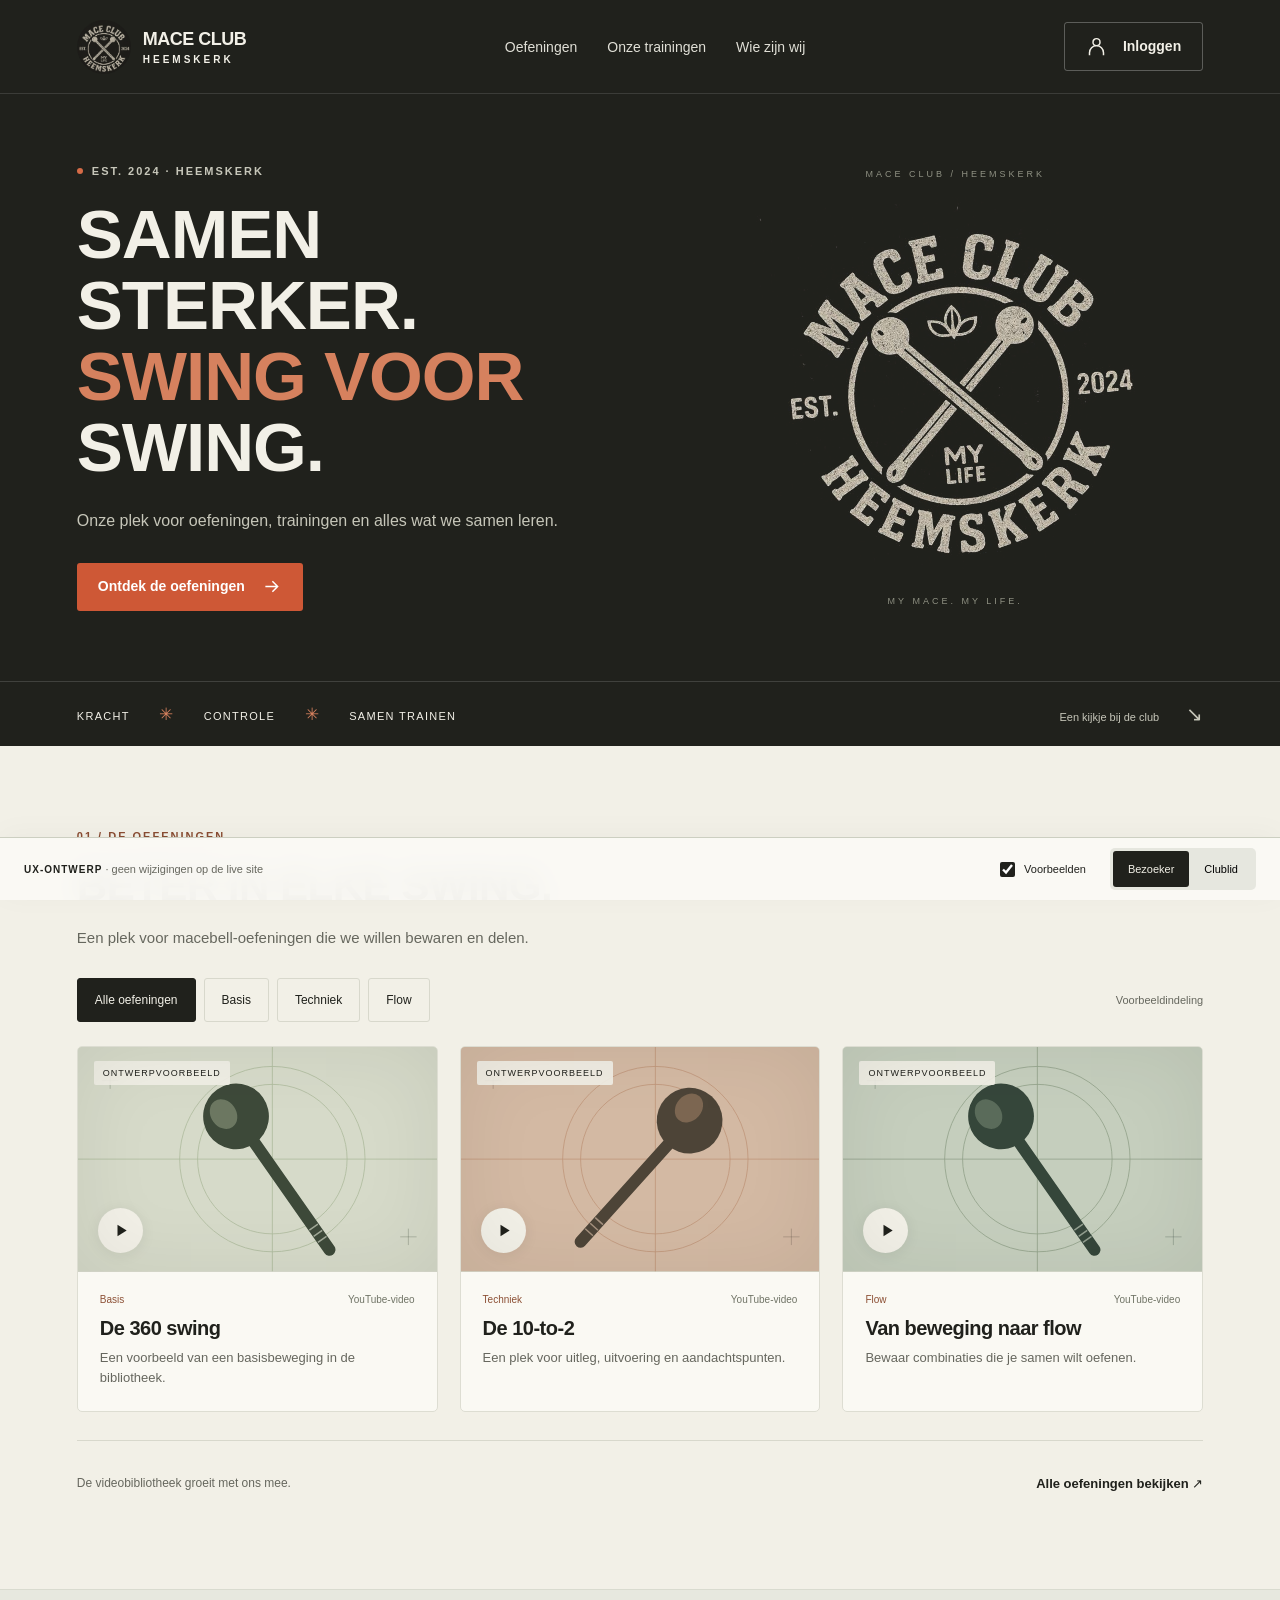
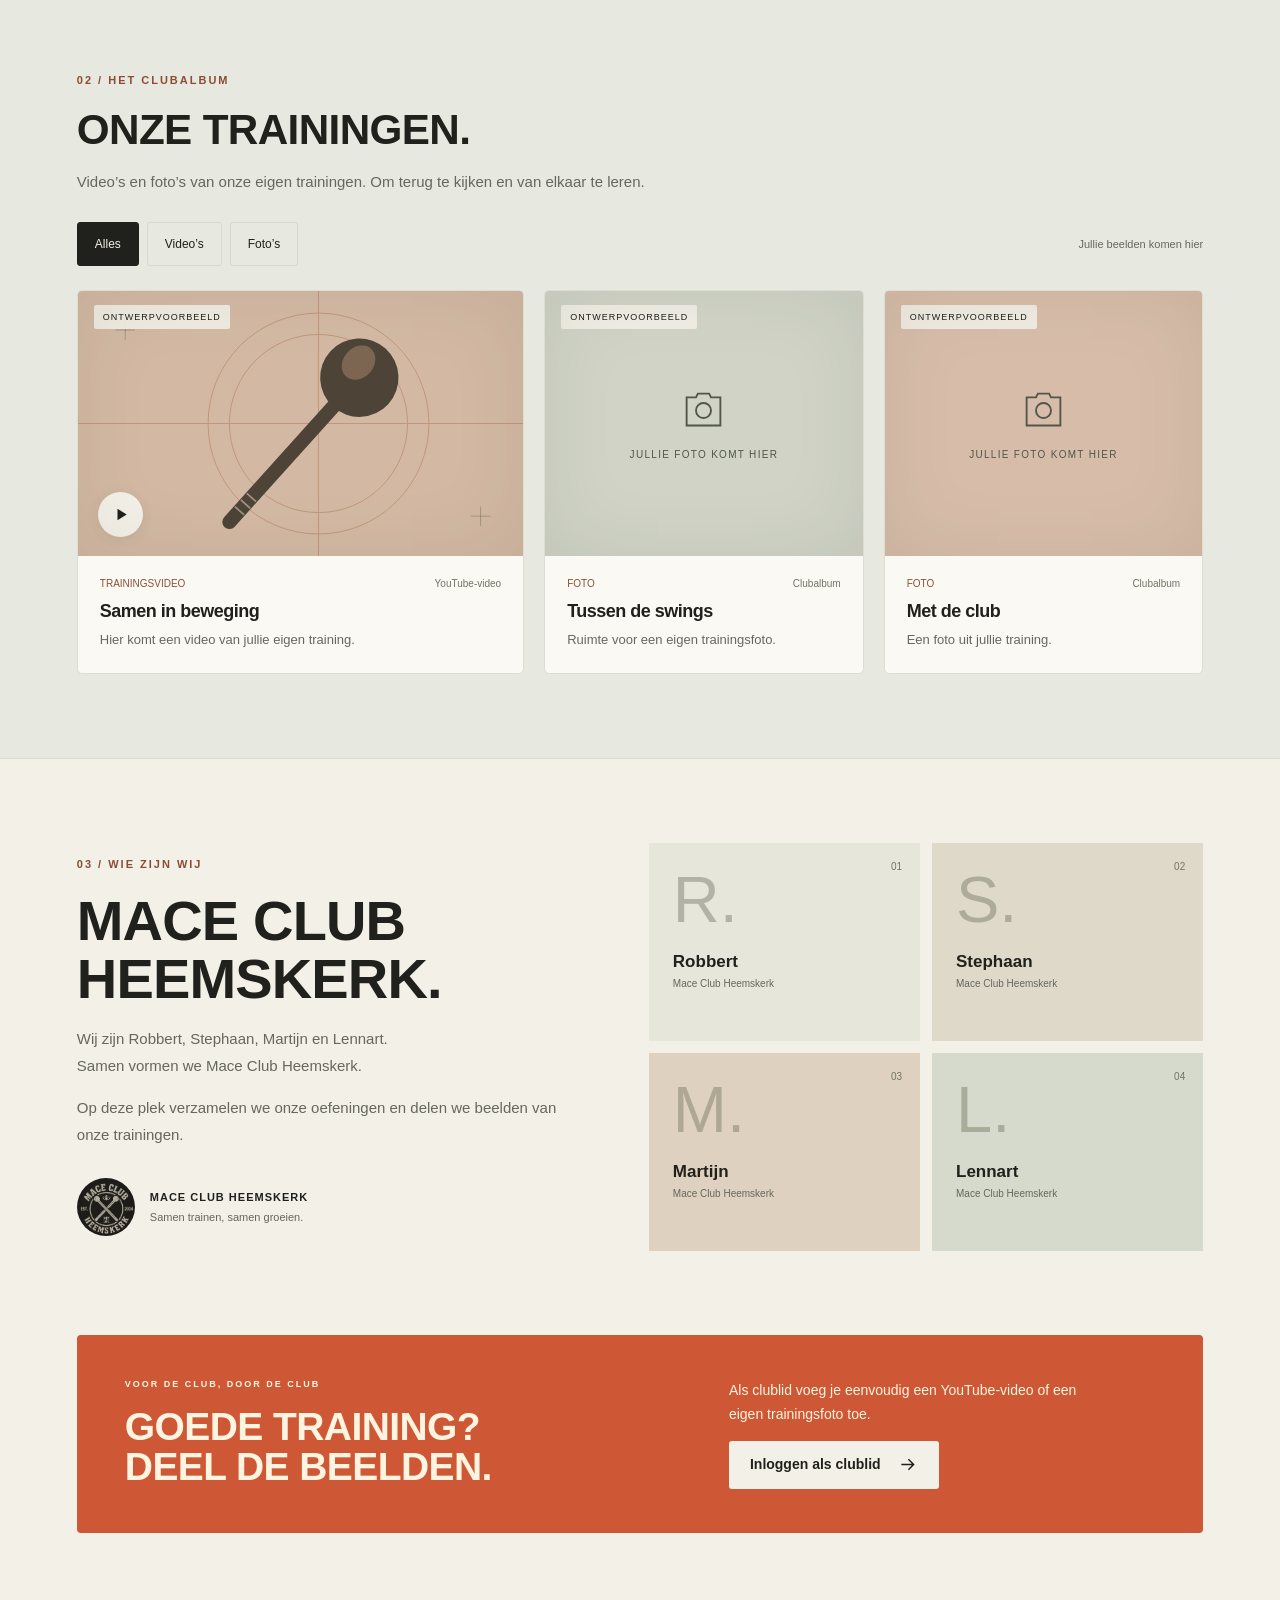
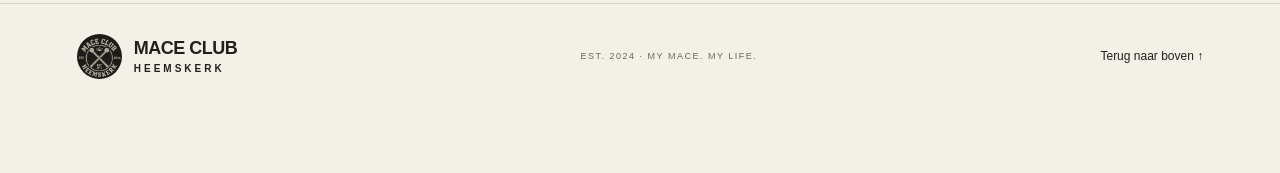
<file: design/index.html>
<!doctype html>
<html lang="nl">
<head>
<meta charset="utf-8"><meta name="viewport" content="width=device-width, initial-scale=1">
<title>Mace Club Heemskerk · Ontwerp</title>
<meta name="theme-color" content="#20211c">
<link rel="icon" type="image/svg+xml" href="assets/favicon.svg">
<link rel="stylesheet" href="style.css"><script src="app.js" defer></script>
</head>
<body>
<svg class="symbols" aria-hidden="true" xmlns="http://www.w3.org/2000/svg"><symbol id="arrow" viewBox="0 0 24 24"><path d="M5 12h14m-6-6 6 6-6 6"/></symbol><symbol id="plus" viewBox="0 0 24 24"><path d="M12 5v14M5 12h14"/></symbol><symbol id="play" viewBox="0 0 24 24"><path d="m9 5 11 7-11 7Z" fill="currentColor" stroke="none"/></symbol><symbol id="camera" viewBox="0 0 24 24"><path d="m8 5 1-2h6l1 2h5v15H3V5Z"/><circle cx="12" cy="12" r="4"/></symbol><symbol id="person" viewBox="0 0 24 24"><circle cx="12" cy="7" r="4"/><path d="M4 22v-3a8 8 0 0 1 16 0v3"/></symbol></svg>
<a class="skip" href="#oefeningen">Naar de inhoud</a>
<header class="header"><a class="brand" href="#"><img src="assets/club-logo.png" width="54" height="54" alt="Mace Club Heemskerk logo"><span>MACE CLUB<small>HEEMSKERK</small></span></a><nav aria-label="Hoofdnavigatie"><a href="#oefeningen">Oefeningen</a><a href="#trainingen">Onze trainingen</a><a href="#over-ons">Wie zijn wij</a></nav><button class="account button outline" id="account-button"><svg><use href="#person"/></svg><span>Inloggen</span></button></header>
<main>
<section class="hero" aria-labelledby="hero-title"><div class="hero-inner"><div class="hero-copy"><p class="eyebrow"><span class="dot"></span> EST. 2024 · HEEMSKERK</p><h1 id="hero-title">SAMEN STERKER.<br><span>SWING VOOR</span><br>SWING.</h1><p class="hero-intro">Onze plek voor oefeningen, trainingen en alles wat we samen leren.</p><a class="button orange" href="#oefeningen">Ontdek de oefeningen <svg><use href="#arrow"/></svg></a></div><div class="hero-art"><span class="orbit-label">MACE CLUB / HEEMSKERK</span><img src="assets/club-logo.png" alt="Mace Club Heemskerk, gekruiste macebells, opgericht in 2024"><span class="art-caption">MY MACE. MY LIFE.</span></div></div><div class="hero-bottom"><span>KRACHT <i>✳</i> CONTROLE <i>✳</i> SAMEN TRAINEN</span><a href="#trainingen">Een kijkje bij de club <span>↘</span></a></div></section>
<section class="section exercises" id="oefeningen" aria-labelledby="exercise-title"><div class="section-heading"><div><p class="eyebrow">01 / DE OEFENINGEN</p><h2 id="exercise-title">BETER IN ELKE SWING.</h2><p>Een plek voor macebell-oefeningen die we willen bewaren en delen.</p></div><button class="button dark member-only" hidden data-add="exercise"><svg><use href="#plus"/></svg> Oefening toevoegen</button></div><div class="filter-row"><div class="filters" role="group" aria-label="Oefeningen filteren"><button class="chip active" data-category="all" aria-pressed="true">Alle oefeningen</button><button class="chip" data-category="Basis" aria-pressed="false">Basis</button><button class="chip" data-category="Techniek" aria-pressed="false">Techniek</button><button class="chip" data-category="Flow" aria-pressed="false">Flow</button></div><span class="sample-note">Voorbeeldindeling</span></div><div class="exercise-grid" id="exercise-grid"></div><div class="empty" id="exercise-empty" hidden><h3>De eerste swing begint hier.</h3><p>Er zijn nog geen oefeningen in deze categorie.</p><button class="button dark member-only" hidden data-add="exercise">Voeg een oefening toe</button></div><div class="section-foot"><span>De videobibliotheek groeit met ons mee.</span><button class="text-button" id="more-exercises">Alle oefeningen bekijken <span>↗</span></button></div></section>
<section class="section training-section" id="trainingen" aria-labelledby="training-title"><div class="section-heading"><div><p class="eyebrow">02 / HET CLUBALBUM</p><h2 id="training-title">ONZE TRAININGEN.</h2><p>Video’s en foto’s van onze eigen trainingen. Om terug te kijken en van elkaar te leren.</p></div><button class="button orange member-only" hidden data-add="training"><svg><use href="#plus"/></svg> Video of foto toevoegen</button></div><div class="filter-row"><div class="filters" role="group" aria-label="Trainingsbeelden filteren"><button class="chip active" data-media="all" aria-pressed="true">Alles</button><button class="chip" data-media="video" aria-pressed="false">Video’s</button><button class="chip" data-media="photo" aria-pressed="false">Foto’s</button></div><span class="sample-note">Jullie beelden komen hier</span></div><div class="training-grid" id="training-grid"></div><div class="empty" id="training-empty" hidden><h3>Nog geen trainingsbeelden.</h3><p>Hier krijgen jullie eigen trainingsbeelden een plek.</p><button class="button orange member-only" hidden data-add="training">Voeg een video of foto toe</button></div></section>
<section class="section about" id="over-ons" aria-labelledby="about-title"><div class="about-copy"><p class="eyebrow">03 / WIE ZIJN WIJ</p><h2 id="about-title">MACE CLUB<br>HEEMSKERK.</h2><p>Wij zijn Robbert, Stephaan, Martijn en Lennart.<br>Samen vormen we Mace Club Heemskerk.</p><p>Op deze plek verzamelen we onze oefeningen en delen we beelden van onze trainingen.</p><div class="club-stamp"><img src="assets/club-logo.png" alt="" width="58" height="58"><span>MACE CLUB HEEMSKERK<small>Samen trainen, samen groeien.</small></span></div></div><div class="members"><article><span class="member-number">01</span><span class="monogram">R.</span><h3>Robbert</h3><p>Mace Club Heemskerk</p></article><article><span class="member-number">02</span><span class="monogram">S.</span><h3>Stephaan</h3><p>Mace Club Heemskerk</p></article><article><span class="member-number">03</span><span class="monogram">M.</span><h3>Martijn</h3><p>Mace Club Heemskerk</p></article><article><span class="member-number">04</span><span class="monogram">L.</span><h3>Lennart</h3><p>Mace Club Heemskerk</p></article></div></section>
<section class="club-cta"><div><p class="eyebrow">VOOR DE CLUB, DOOR DE CLUB</p><h2>GOEDE TRAINING?<br>DEEL DE BEELDEN.</h2></div><div><p>Als clublid voeg je eenvoudig een YouTube-video of een eigen trainingsfoto toe.</p><button class="button cream" id="cta-add">Inloggen als clublid <svg><use href="#arrow"/></svg></button></div></section>
</main>
<footer><a class="brand" href="#"><img src="assets/club-logo.png" width="45" height="45" alt=""><span>MACE CLUB<small>HEEMSKERK</small></span></a><span>EST. 2024 · MY MACE. MY LIFE.</span><a href="#">Terug naar boven ↑</a></footer>
<aside class="preview-bar" aria-label="Ontwerpinstellingen"><span><b>UX-ONTWERP</b><span class="preview-help"> · geen wijzigingen op de live site</span></span><div class="preview-controls"><label><input type="checkbox" id="show-examples" checked> Voorbeelden</label><div class="mode-toggle" role="group" aria-label="Voorbeeldweergave"><button class="selected" id="visitor-mode" aria-pressed="true">Bezoeker</button><button id="member-mode" aria-pressed="false">Clublid</button></div></div></aside>
<dialog id="login-dialog" aria-labelledby="login-title"><button class="close" data-close aria-label="Sluiten">×</button><p class="eyebrow">JOUW CLUBOMGEVING</p><h2 id="login-title">WELKOM TERUG.</h2><p>Log in om oefeningen en trainingsbeelden toe te voegen.</p><button class="google-button" id="demo-login"><b aria-hidden="true">G</b> Doorgaan met Google</button><p class="hint">Alleen clubleden met een toegestaan account kunnen content toevoegen. Je blijft ingelogd op dit apparaat.</p><div class="prototype-note">Ontwerpvoorbeeld: deze knop toont de ledenweergave. Er wordt geen Google-login uitgevoerd.</div></dialog>
<dialog id="account-dialog" aria-labelledby="account-title"><button class="close" data-close aria-label="Sluiten">×</button><p class="eyebrow">CLUBLID · VOORBEELD</p><h2 id="account-title">HEY, ROBBERT.</h2><p>Een oefening gevonden of een training vastgelegd?</p><button class="button dark full" data-add="exercise">Oefening toevoegen <span>＋</span></button><button class="button dark full" data-add="training">Video of foto toevoegen <span>＋</span></button><button class="text-button logout" id="logout">Uitloggen</button></dialog>
<dialog id="add-dialog" aria-labelledby="add-title"><button class="close" data-close aria-label="Sluiten">×</button><p class="eyebrow">DELEN MET DE CLUB</p><h2 id="add-title">OEFENING TOEVOEGEN.</h2><p id="add-description">Plak een YouTube-link. Geef de oefening een herkenbare naam.</p><form id="content-form"><input type="hidden" id="section-value" value="exercise"><div class="field" id="media-type-field" hidden><label for="media-type">Wat wil je delen?</label><select id="media-type"><option value="video">YouTube-video</option><option value="photo">Een eigen foto</option></select></div><div class="field" id="url-field"><label for="video-url">YouTube-link <span>verplicht</span></label><input id="video-url" type="url" placeholder="https://www.youtube.com/watch?v=…" required><p class="hint">Ook korte youtu.be-links en YouTube Shorts werken.</p></div><div class="field" id="photo-field" hidden><label for="photo-file">Kies een foto <span>verplicht</span></label><input id="photo-file" type="file" accept="image/jpeg,image/png,image/webp"><p class="hint">JPG, PNG of WebP · maximaal 10 MB</p><img id="photo-preview" alt="Voorvertoning van de gekozen foto" hidden></div><div class="field"><label for="content-title">Titel <span>verplicht</span></label><input id="content-title" maxlength="100" required placeholder="Bijvoorbeeld: onze training samen"></div><div class="field" id="category-field"><label for="content-category">Categorie</label><select id="content-category"><option>Basis</option><option>Techniek</option><option>Flow</option></select></div><div class="field"><label for="content-description">Korte beschrijving <span>optioneel</span></label><textarea id="content-description" rows="2" maxlength="500" placeholder="Wat wil je erbij vertellen?"></textarea></div><p class="form-error" role="alert" id="form-error"></p><div class="form-bottom"><button class="text-button" type="button" data-close>Annuleren</button><button class="button orange" type="submit">Toevoegen <span>↗</span></button></div><p class="prototype-note">Je toevoeging verschijnt alleen in dit ontwerp en verdwijnt bij het vernieuwen van de pagina.</p></form></dialog>
<dialog class="media-dialog" id="media-dialog" aria-labelledby="media-title"><button class="close" data-close aria-label="Sluiten">×</button><div id="media-stage"></div><div class="media-caption"><p class="eyebrow" id="media-label"></p><h2 id="media-title"></h2><p id="media-description"></p><a class="text-button" id="youtube-link" target="_blank" rel="noopener noreferrer" hidden>Openen op YouTube ↗</a></div></dialog>
<div class="toast" id="toast" role="status" hidden></div>
</body></html>
</file>
<file: design/style.css>
:root{--ink:#20211c;--paper:#f2f0e7;--muted:#66675e;--line:#d8d8cc;--orange:#ce5836;--cream:#e6e2d2;font-family:Arial,Helvetica,sans-serif;color:var(--ink);background:var(--paper);font-synthesis:none;scroll-behavior:smooth;scroll-padding-top:100px}*{box-sizing:border-box}body{margin:0;padding-bottom:64px}button,input,select,textarea{font:inherit}button,a,input,select,textarea{-webkit-tap-highlight-color:transparent}button,a{touch-action:manipulation}a{color:inherit;text-decoration:none}button{cursor:pointer}button:disabled{cursor:wait}button:focus-visible,a:focus-visible,input:focus-visible,select:focus-visible,textarea:focus-visible{outline:3px solid var(--orange);outline-offset:4px}button{border:0}svg{width:21px;height:21px;fill:none;stroke:currentColor;stroke-width:1.7;flex-shrink:0}.symbols{position:absolute;width:0;height:0;overflow:hidden}[hidden]{display:none!important}.skip{position:fixed;top:-60px;left:20px;z-index:10;background:var(--paper);padding:12px}.skip:focus{top:10px}.header{height:94px;display:flex;align-items:center;justify-content:space-between;gap:30px;padding:0 max(6vw,calc((100vw - 1280px)/2));background:var(--ink);color:var(--paper);border-bottom:1px solid #ffffff1f}.brand{display:flex;align-items:center;gap:12px;flex-shrink:0}.brand img{border-radius:50%;object-fit:cover}.brand span{font-weight:900;font-size:18px;letter-spacing:-.5px}.brand small{display:block;letter-spacing:3px;font-size:10px;margin-top:4px}.header nav{display:flex;gap:30px;font-size:14px;color:#e0dfd6}.header nav a:hover{color:#f49b76}.button{display:inline-flex;align-items:center;justify-content:center;gap:16px;min-height:48px;padding:13px 21px;border-radius:3px;font-size:14px;font-weight:700;line-height:1.4;transition:transform .15s,background .15s}.button:hover{transform:translateY(-2px)}.outline{color:var(--paper);border:1px solid #ffffff45;background:transparent}.orange{background:var(--orange);color:#fff}.dark{background:var(--ink);color:var(--paper)}.cream{background:var(--paper);color:var(--ink)}.hero{background:var(--ink);color:var(--paper)}.hero-inner{max-width:1280px;width:88%;margin:auto;display:grid;grid-template-columns:1.18fr 1fr;align-items:center;gap:45px;min-height:560px;padding:60px 0}.eyebrow{font-size:11px;font-weight:700;letter-spacing:2px;margin:0 0 22px;text-transform:uppercase;display:flex;align-items:center;gap:9px}.hero .eyebrow{color:#c7c7ba}.dot{height:6px;width:6px;background:#d56b47;border-radius:50%}h1,h2,h3,p{margin-top:0}h1,h2{font-family:Impact,'Arial Narrow',Arial,sans-serif;font-weight:900;letter-spacing:-.015em;line-height:1.03}h1{font-size:clamp(49px,5.4vw,78px);margin-bottom:24px}h1>span{color:#d6815e}.hero-intro{font-size:16px;line-height:1.7;color:#c6c6b9;margin-bottom:28px}.hero-art{position:relative;display:flex;flex-direction:column;align-items:center;justify-content:center;gap:18px;padding:15px}.hero-art img{width:min(100%,380px);mix-blend-mode:lighten;transform:rotate(-5deg)}.orbit-label,.art-caption{font-size:9px;letter-spacing:3px;color:#8f9183}.art-caption{margin-top:8px}.hero-bottom{border-top:1px solid #ffffff25;min-height:64px;padding:20px 6%;display:flex;align-items:center;justify-content:space-between;font-size:11px;letter-spacing:1.3px}.hero-bottom i{font-size:17px;font-style:normal;color:#d6815e;padding:0 25px}.hero-bottom a{letter-spacing:0;color:#c6c6b9}.hero-bottom a span{margin-left:24px;font-size:20px}.section{padding:84px max(6vw,calc((100vw - 1280px)/2))}.section-heading{display:flex;justify-content:space-between;align-items:center;gap:30px;margin-bottom:28px}.section-heading .eyebrow,.about .eyebrow{color:#8a4d33}.section h2{font-size:clamp(33px,3.3vw,48px);margin-bottom:18px}.section-heading p:not(.eyebrow){color:var(--muted);font-size:15px;line-height:1.65;max-width:630px;margin:0}.section-heading .button{flex-shrink:0}.filters{display:flex;gap:8px;flex-wrap:wrap}.chip{padding:11px 17px;min-height:44px;border:1px solid var(--line);border-radius:3px;background:transparent;color:var(--ink);font-size:12px}.chip:hover{border-color:var(--ink)}.chip.active{background:var(--ink);border-color:var(--ink);color:var(--paper)}.filter-row{display:flex;justify-content:space-between;gap:16px;align-items:center;margin-bottom:24px}.sample-note{font-size:11px;color:var(--muted)}.exercise-grid{display:grid;grid-template-columns:repeat(3,minmax(0,1fr));gap:22px}.media-card{background:#faf9f3;border:1px solid #ddddd2;border-radius:5px;overflow:hidden;text-align:left;width:100%;padding:0;color:var(--ink);transition:transform .2s}.media-card:hover{transform:translateY(-4px)}.card-image{aspect-ratio:16/10;position:relative;overflow:hidden;display:flex;align-items:center;justify-content:center;background:#dbddd0}.mace-illustration{height:100%;width:100%;stroke:none}.card-image::after{content:'';position:absolute;inset:0;box-shadow:inset 0 0 80px #00000012;pointer-events:none}.play-circle{width:45px;height:45px;border-radius:50%;position:absolute;left:20px;bottom:19px;background:var(--paper);display:grid;place-items:center;box-shadow:0 2px 15px #0001}.play-circle svg{width:20px}.card-tag{position:absolute;top:14px;left:16px;font-size:9px;letter-spacing:1px;background:#f2f0e7e8;padding:7px 9px;border-radius:2px}.art-number{position:absolute;bottom:18px;right:19px;font-family:Impact,Arial,sans-serif;font-size:34px;line-height:1;color:#20211c55}.card-body{padding:22px}.card-meta{display:flex;justify-content:space-between;gap:10px;font-size:10px;color:#707466;margin-bottom:12px}.card-meta span:first-child{color:#8c5035}.card-body h3{font-size:20px;letter-spacing:-.5px;margin-bottom:8px}.card-body p{font-size:13px;line-height:1.6;color:var(--muted);margin:0}.section-foot{display:flex;justify-content:space-between;align-items:center;margin-top:28px;border-top:1px solid var(--line);padding-top:20px;gap:15px;color:var(--muted);font-size:12px}.text-button{background:none;padding:12px 0;min-height:44px;color:var(--ink);font-size:13px;font-weight:700}.text-button span{padding-left:13px}.training-section{background:#e7e8df;border-top:1px solid #d9dbcf;border-bottom:1px solid #d9dbcf}.training-grid{display:grid;grid-template-columns:1.4fr 1fr 1fr;gap:20px}.training-grid .card-image{aspect-ratio:1.2}.training-grid .media-card:first-child .card-image{aspect-ratio:1.68}.training-grid .media-card:first-child{display:flex;flex-direction:column}.training-grid .media-card:first-child .card-image{flex:1}.training-grid .card-body h3{font-size:18px}.training-visual{width:100%;height:100%;object-fit:cover}.photo-empty{width:100%;height:100%;background:#d0d3c6;display:flex;flex-direction:column;align-items:center;justify-content:center;gap:16px;color:#505649}.photo-empty svg{height:45px;width:45px;stroke-width:1}.photo-empty span{font-size:10px;letter-spacing:1.3px;text-transform:uppercase}.photo-empty .grid-lines{position:absolute;inset:0;background:linear-gradient(90deg,transparent 49.6%,#ffffff35 50%,transparent 50.4%),linear-gradient(transparent 49.6%,#ffffff35 50%,transparent 50.4%);background-size:80px 80px}.photo-empty.warm{background:#d7bda9}.photo-empty.dark-photo{background:#353b31;color:#dddace}.about{display:grid;grid-template-columns:1fr 1.15fr;gap:90px;align-items:center}.about h2{font-size:56px}.about-copy>p:not(.eyebrow){color:var(--muted);font-size:15px;line-height:1.8}.club-stamp{display:flex;align-items:center;gap:15px;margin-top:30px}.club-stamp img{border-radius:50%}.club-stamp span{font-size:11px;font-weight:700;letter-spacing:1px}.club-stamp small{display:block;font-size:11px;font-weight:400;letter-spacing:0;color:var(--muted);margin-top:8px}.members{display:grid;grid-template-columns:1fr 1fr;gap:12px}.members article{position:relative;padding:24px;background:#e6e6db;min-height:198px;overflow:hidden}.members article:nth-child(2){background:#ded9c9}.members article:nth-child(3){background:#dfd1bf}.members article:nth-child(4){background:#d5dacc}.member-number{font-size:10px;color:#747466;position:absolute;right:18px;top:18px}.monogram{display:block;font-family:Impact,Arial,sans-serif;font-size:65px;color:#686e586b;margin-bottom:20px;line-height:1}.members h3{font-size:17px;margin-bottom:6px}.members p{font-size:10px;color:var(--muted);margin:0}.club-cta{background:var(--orange);color:#fff4df;margin:0 6% 70px;padding:44px 48px;display:grid;grid-template-columns:1.3fr 1fr;gap:50px;border-radius:4px}.club-cta h2{font-size:39px;margin-bottom:0}.club-cta .eyebrow{font-size:9px;margin-bottom:18px}.club-cta p:not(.eyebrow){font-size:14px;line-height:1.7;max-width:360px}.club-cta>div:last-child{align-self:center}footer{padding:30px 6%;border-top:1px solid var(--line);display:flex;justify-content:space-between;align-items:center;gap:20px}footer>span{font-size:9px;letter-spacing:1.5px;color:var(--muted)}footer>a:last-child{font-size:12px}.preview-bar{position:fixed;bottom:0;left:0;right:0;background:#faf9f5f5;backdrop-filter:blur(12px);border-top:1px solid #cccfc1;z-index:5;min-height:60px;padding:10px 24px;display:flex;align-items:center;justify-content:space-between;gap:16px;box-shadow:0 -4px 30px #00000008;font-size:11px}.preview-bar b{font-size:10px;letter-spacing:1px}.preview-help{color:var(--muted)}.preview-controls{display:flex;align-items:center;gap:24px}.preview-controls label{display:flex;align-items:center;gap:6px;min-height:40px;cursor:pointer}.preview-controls input{accent-color:var(--ink);width:15px;height:15px}.mode-toggle{display:flex;padding:3px;background:#e6e7df;border-radius:5px}.mode-toggle button{min-height:36px;padding:7px 15px;background:none;font-size:11px;border-radius:3px}.mode-toggle button.selected{background:var(--ink);color:var(--paper)}dialog{border:1px solid var(--line);background:var(--paper);color:var(--ink);border-radius:7px;padding:35px;width:min(530px,calc(100% - 28px));max-height:calc(100dvh - 36px);overflow-y:auto;box-shadow:0 20px 100px #0004}dialog::backdrop{background:#131810b8;backdrop-filter:blur(5px)}dialog h2{font-size:32px;padding-right:25px;margin-bottom:16px}dialog p{font-size:14px;line-height:1.7;color:var(--muted)}dialog .eyebrow{font-size:9px;color:#8a4d33}.close{position:absolute;right:13px;top:10px;background:none;color:var(--ink);height:44px;width:44px;font-size:28px}.google-button{min-height:52px;background:#fff;color:var(--ink);border:1px solid var(--line);border-radius:4px;width:100%;display:flex;align-items:center;justify-content:center;gap:20px;margin:25px 0 20px;font-size:14px}.google-button b{font-size:22px}.hint{font-size:11px!important;line-height:1.6!important}.prototype-note{border-top:1px solid var(--line);padding-top:15px;margin-top:20px;font-size:11px!important;color:#686b61;line-height:1.6}.full{display:flex;width:100%;margin:12px 0;justify-content:space-between}.logout{margin-top:8px}.field{margin:20px 0}.field label{display:flex;justify-content:space-between;font-size:12px;font-weight:700;margin-bottom:9px}.field label span{font-size:10px;font-weight:400;color:var(--muted)}.field input,.field select,.field textarea{width:100%;border:1px solid #c8cabc;background:#fffefa;min-height:48px;padding:12px;border-radius:3px;color:var(--ink);font-size:16px}.field textarea{resize:vertical}.field .hint{margin:7px 0 0}.field input[type=file]{font-size:12px}.field img{max-width:100%;max-height:170px;object-fit:contain;margin-top:10px}.form-bottom{display:flex;justify-content:space-between;align-items:center}.form-error{color:#a43722!important;font-size:12px!important}.media-dialog{padding:0;width:min(900px,calc(100% - 24px));overflow:hidden}.media-dialog .close{background:var(--paper);border-radius:50%;z-index:1}.media-caption{padding:24px 30px}.media-caption h2{font-size:29px}.media-caption .eyebrow{margin-bottom:12px}#media-stage{background:#20211c;aspect-ratio:16/9;display:flex;align-items:center;justify-content:center;position:relative;color:var(--paper)}#media-stage>img{width:100%;height:100%;object-fit:contain;position:absolute;inset:0}.video-placeholder{text-align:center;max-width:340px;padding:28px}.video-placeholder svg{width:50px;height:50px}.video-placeholder h3{margin:18px 0 8px;font-size:19px}.video-placeholder p{font-size:12px;color:#bfc4b5;margin:0}.toast{position:fixed;bottom:80px;left:50%;transform:translateX(-50%);background:var(--ink);color:var(--paper);padding:15px 22px;border-radius:5px;z-index:8;font-size:13px;max-width:calc(100% - 30px);box-shadow:0 3px 20px #0003}.empty{padding:50px 20px;border:1px dashed #b4baa6;text-align:center}.empty h3{font-size:22px}.empty p{font-size:14px;color:var(--muted)}
@media(min-width:1500px){.hero-bottom{padding-inline:calc((100vw - 1280px)/2)}.club-cta{max-width:1280px;margin-inline:auto}}
@media(max-width:1050px){.header{padding-inline:5%;gap:20px}.header nav{gap:17px;font-size:12px}.hero-inner{width:90%;gap:20px}.hero-art img{width:300px}.section{padding:64px 5%}.section-heading{align-items:flex-start}.section-heading .button{max-width:185px}.about{gap:40px}.training-grid{grid-template-columns:1.2fr 1fr 1fr;gap:12px}.card-body{padding:18px}.card-body h3{font-size:18px}.hero-bottom{padding-inline:5%}.hero-bottom i{padding:0 13px}.club-cta{margin-inline:5%;padding:36px}.about h2{font-size:48px}}
@media(max-width:720px){:root{scroll-padding-top:15px}.header{height:auto;min-height:80px;padding:15px 5%;flex-wrap:wrap;gap:15px}.brand span{font-size:16px}.brand img{width:43px;height:43px}.brand small{font-size:9px;letter-spacing:2.5px}.header nav{order:3;width:100%;justify-content:space-between;border-top:1px solid #ffffff1c;padding-top:15px;font-size:12px;gap:15px}.header .account{min-height:44px;padding:9px 13px;font-size:12px;gap:8px}.account svg{width:17px}.hero-inner{grid-template-columns:1fr;position:relative;min-height:0;padding:42px 0 35px;gap:26px}.hero-copy{position:relative;z-index:1}h1{font-size:clamp(46px,10vw,70px)}.hero-intro{font-size:14px;line-height:1.7;max-width:290px;margin-bottom:25px}.hero-art{position:absolute;right:-4%;bottom:30px;width:160px;opacity:.22;pointer-events:none;padding:0;z-index:0}.hero-art img{width:100%;transform:rotate(-10deg)}.orbit-label,.art-caption{display:none}.hero-copy .eyebrow{font-size:9px;letter-spacing:1.6px}.hero .button{font-size:12px}.hero-bottom{min-height:53px;padding-block:14px}.hero-bottom>span{font-size:9px;letter-spacing:.7px;width:100%;display:flex;justify-content:space-between;align-items:center}.hero-bottom i{padding:0 8px}.hero-bottom>a{display:none}.section{padding:47px 5%}.section-heading{display:block;margin-bottom:22px}.section h2{font-size:34px;margin-bottom:15px}.section .eyebrow{font-size:9px;letter-spacing:1.7px;margin-bottom:17px}.section-heading p:not(.eyebrow){font-size:13px}.section-heading .button{max-width:none;margin-top:20px;font-size:12px}.filter-row{display:block;margin-bottom:19px}.sample-note{display:block;margin-top:14px;font-size:10px}.filters{gap:6px}.chip{font-size:11px;padding:10px 12px}.exercise-grid{grid-template-columns:1fr;gap:20px}.card-image{aspect-ratio:16/9}.card-body{padding:21px}.card-body h3{font-size:21px}.card-meta{font-size:10px}.card-body p{font-size:13px}.section-foot{align-items:flex-start;flex-direction:column;gap:4px;font-size:11px;margin-top:24px}.training-grid{grid-template-columns:1fr 1fr;gap:12px}.training-grid .media-card:first-child{grid-column:1/-1}.training-grid .media-card:first-child .card-image{aspect-ratio:16/9;min-height:190px}.training-grid .card-image{aspect-ratio:1}.training-grid .card-body{padding:14px}.training-grid .card-body h3{font-size:16px}.training-grid .card-body p{font-size:11px}.training-grid .card-meta{font-size:9px}.training-grid .card-tag{font-size:8px;left:10px;top:10px}.training-grid .card-meta span:last-child{display:none}.photo-empty span{font-size:8px;text-align:center}.about{grid-template-columns:1fr;gap:30px}.about h2{font-size:46px}.about-copy>p:not(.eyebrow){font-size:14px}.club-stamp{margin-top:22px}.members{gap:10px}.members article{min-height:178px;padding:20px}.members h3{font-size:17px}.members p{font-size:9px}.monogram{font-size:56px;margin-bottom:20px}.club-cta{grid-template-columns:1fr;padding:29px 24px;gap:20px;margin-bottom:45px}.club-cta h2{font-size:33px}.club-cta p:not(.eyebrow){font-size:13px}.club-cta .eyebrow{font-size:8px;letter-spacing:1.4px}footer{flex-wrap:wrap;padding:25px 5%;gap:24px}footer>span{order:3;width:100%;font-size:8px}footer>a:last-child{font-size:10px}.preview-bar{padding:8px 12px;gap:8px;min-height:64px}.preview-bar b{font-size:8px;letter-spacing:.5px}.preview-help{display:none}.preview-controls{gap:10px}.preview-controls label{font-size:9px;gap:4px}.mode-toggle button{padding:7px 9px;font-size:10px}.mode-toggle{padding:2px}.preview-controls input{width:13px;height:13px}dialog{padding:28px 22px}dialog h2{font-size:29px}.media-dialog{padding:0}.media-caption{padding:22px}.media-caption h2{font-size:25px}.video-placeholder{padding:20px}.video-placeholder svg{height:30px;width:30px}.video-placeholder h3{font-size:16px;margin-top:10px}.video-placeholder p{font-size:10px}.media-dialog .close{height:36px;width:36px;font-size:24px}.toast{bottom:78px;font-size:12px}.form-bottom .button{font-size:13px}}
@media(prefers-reduced-motion:reduce){:root{scroll-behavior:auto}*{transition:none!important}}
/* Keep the rotated logo inside the hero on narrow screens. */
.hero{overflow:hidden}
.media-card{display:flex;flex-direction:column}.card-image{width:100%;flex-shrink:0}.card-body{width:100%}
</file>
